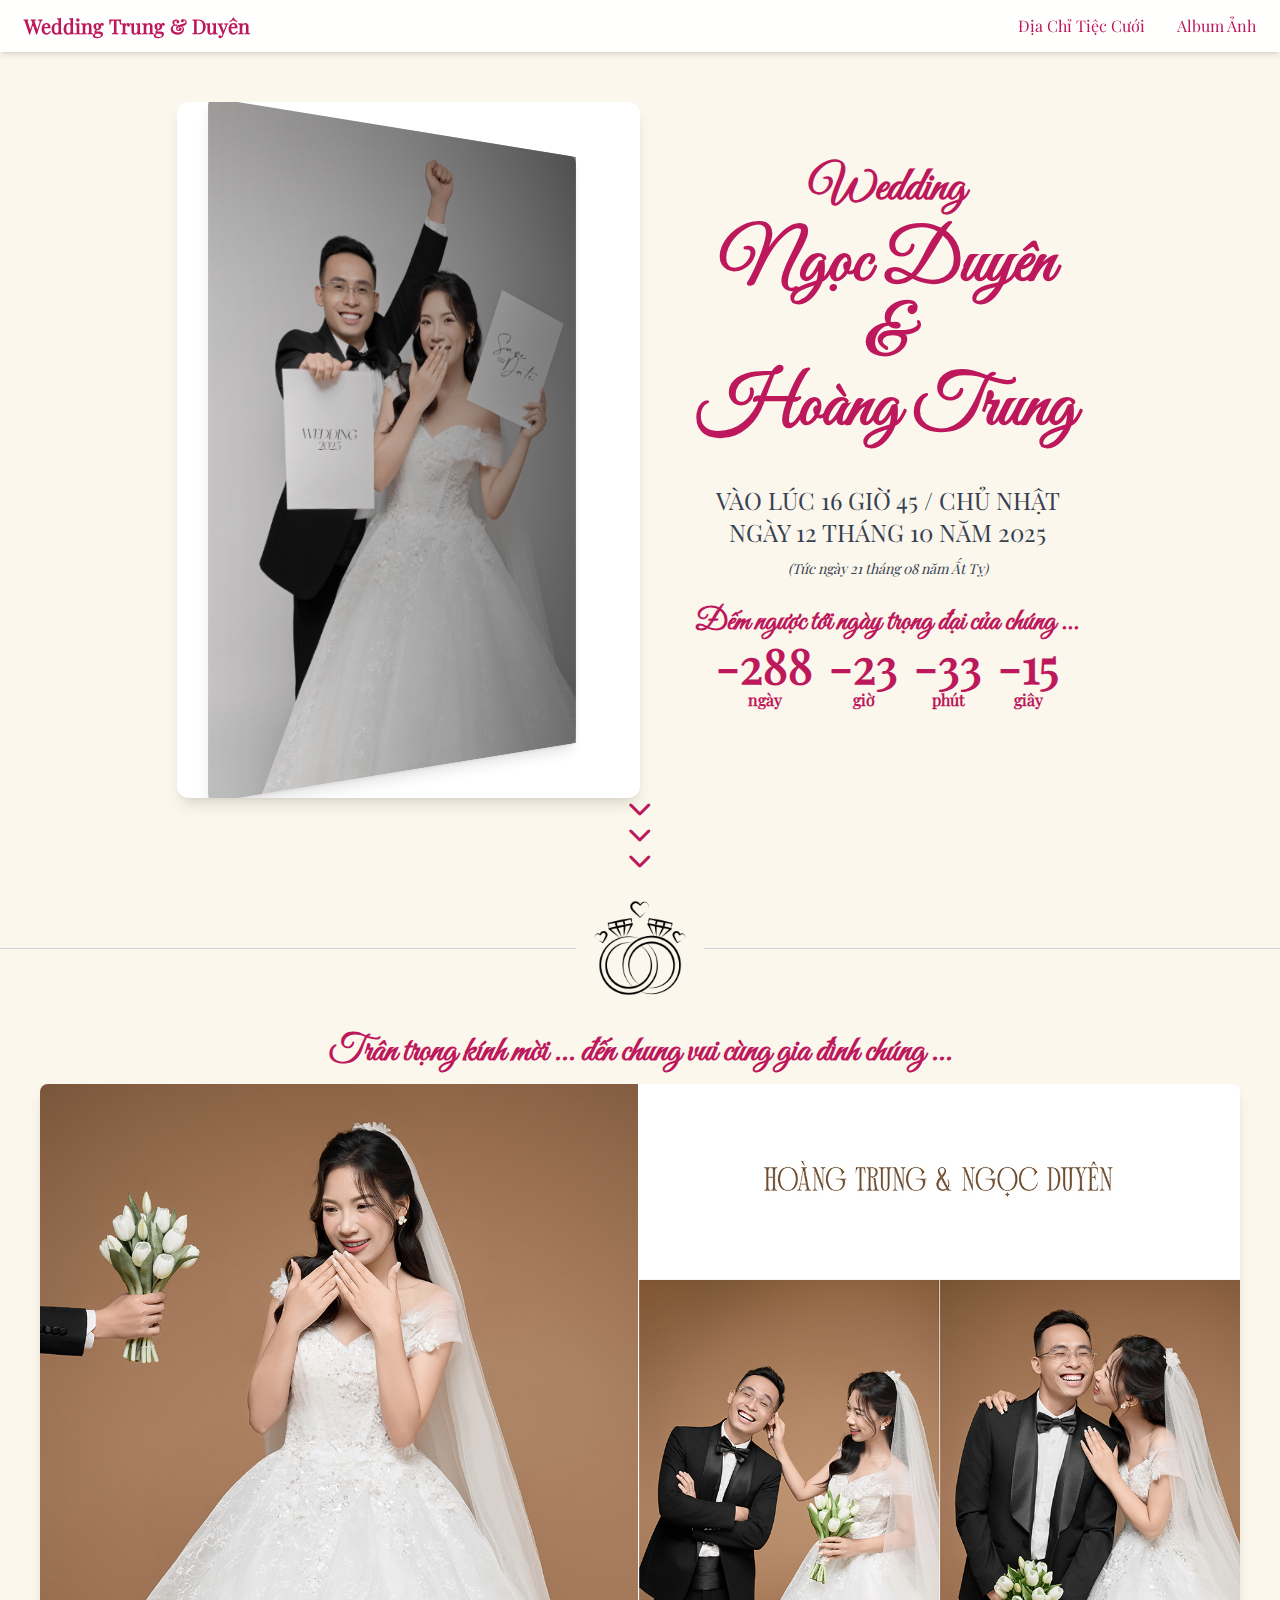
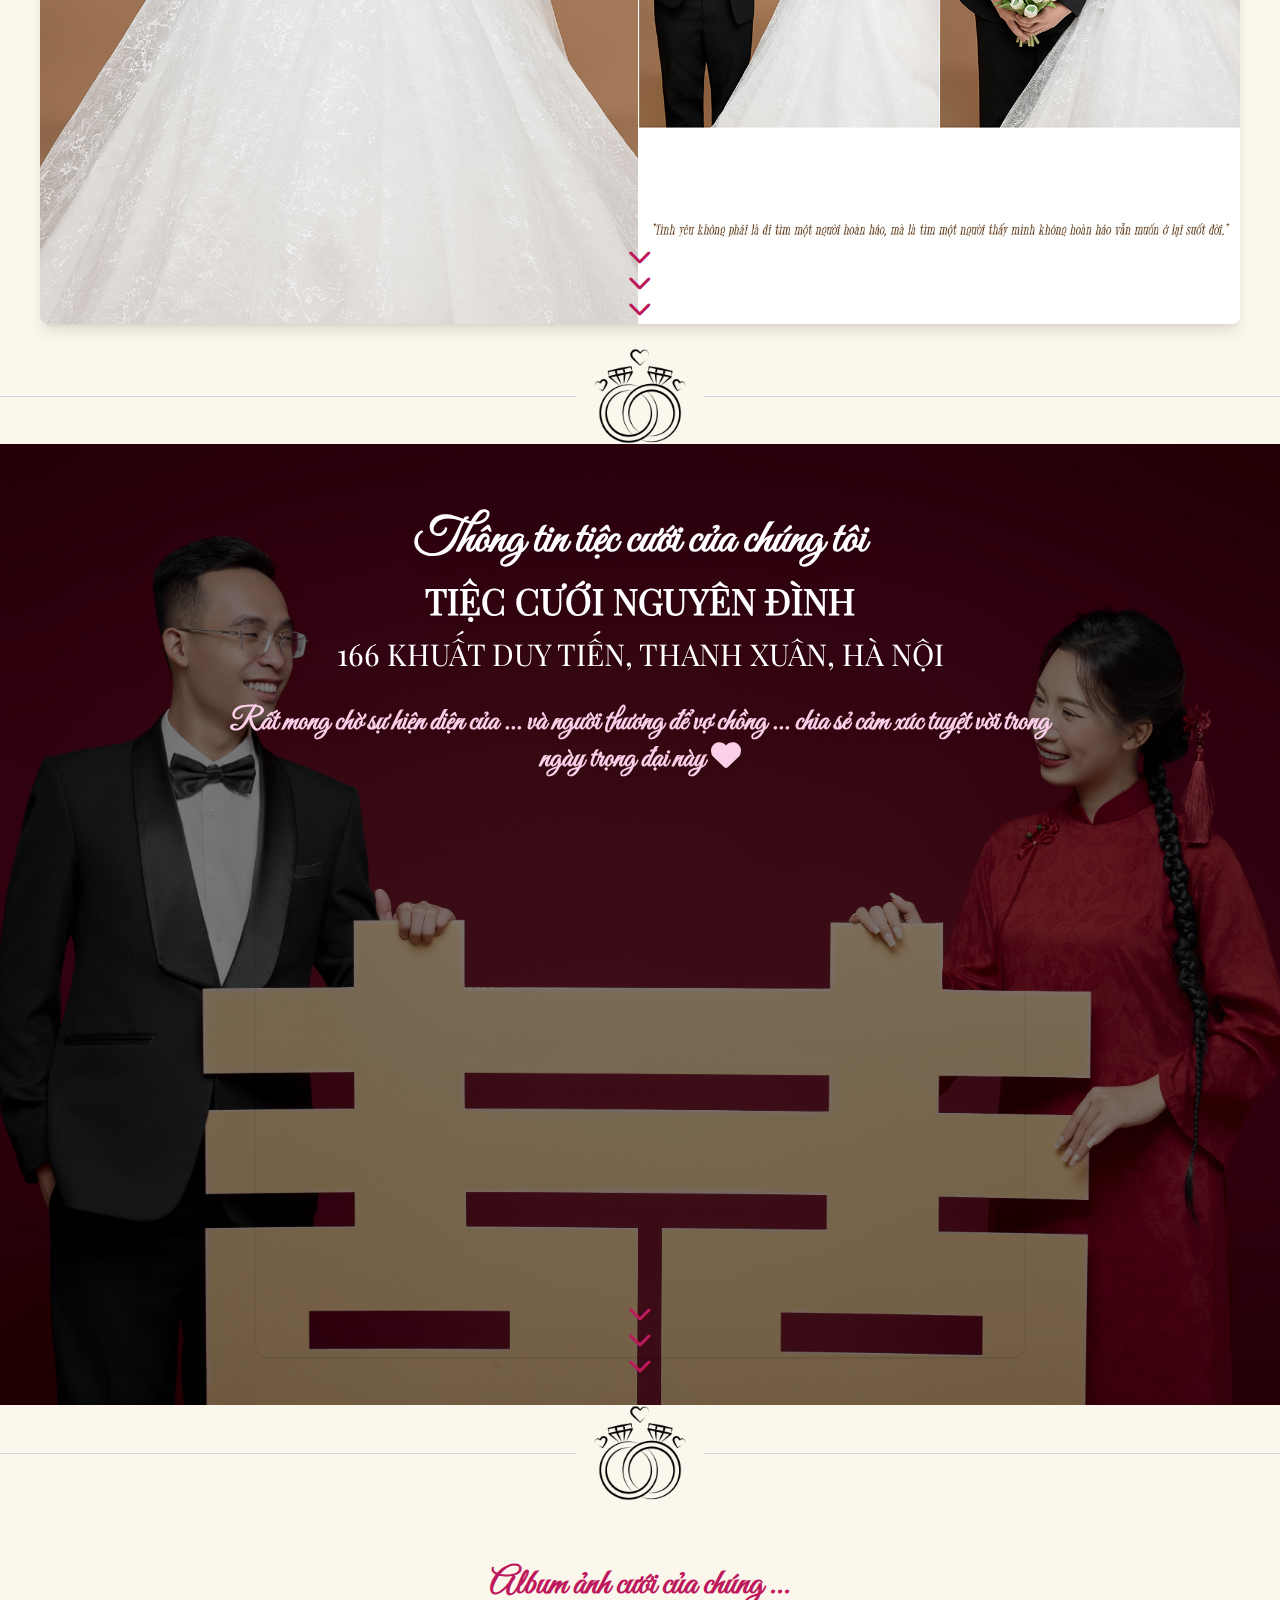
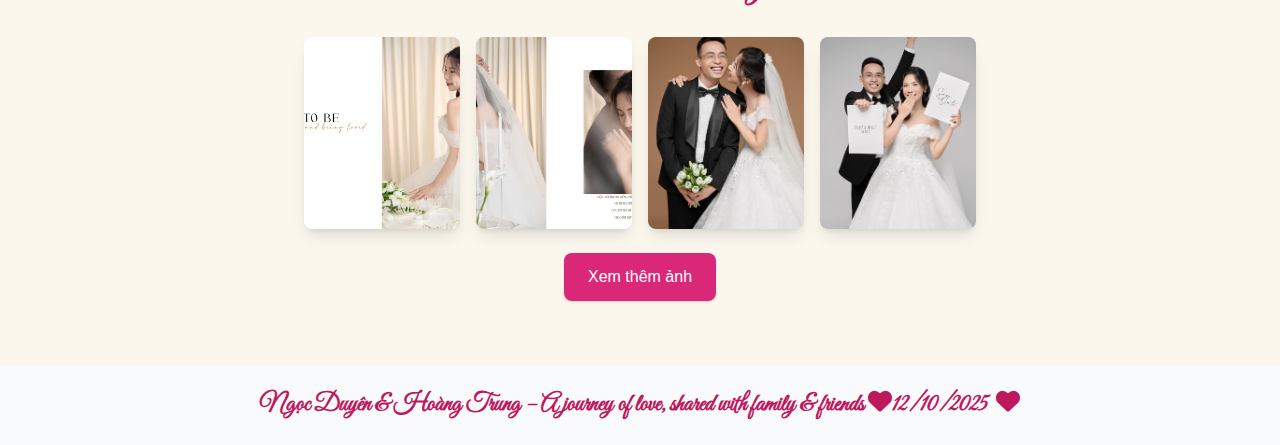
<file: index.html>
<!doctype html>
<html lang="en" data-critters-container>
<head>
  <meta charset="utf-8">
  <title>Trung &hearts; Duyên</title>
  <base href="https://ithoangtrung.github.io/wedding-trung-duyen/">
  <meta name="viewport" content="width=device-width, initial-scale=1">
  <link rel="icon" type="image/x-icon" href="favicon.ico">

  <link rel="stylesheet" href="https://cdnjs.cloudflare.com/ajax/libs/font-awesome/6.4.0/css/all.min.css">

<style>@charset "UTF-8";:root{--swiper-theme-color: #007aff}:root{--swiper-navigation-size: 44px}*,:before,:after{--tw-border-spacing-x: 0;--tw-border-spacing-y: 0;--tw-translate-x: 0;--tw-translate-y: 0;--tw-rotate: 0;--tw-skew-x: 0;--tw-skew-y: 0;--tw-scale-x: 1;--tw-scale-y: 1;--tw-pan-x: ;--tw-pan-y: ;--tw-pinch-zoom: ;--tw-scroll-snap-strictness: proximity;--tw-gradient-from-position: ;--tw-gradient-via-position: ;--tw-gradient-to-position: ;--tw-ordinal: ;--tw-slashed-zero: ;--tw-numeric-figure: ;--tw-numeric-spacing: ;--tw-numeric-fraction: ;--tw-ring-inset: ;--tw-ring-offset-width: 0px;--tw-ring-offset-color: #fff;--tw-ring-color: rgb(59 130 246 / .5);--tw-ring-offset-shadow: 0 0 #0000;--tw-ring-shadow: 0 0 #0000;--tw-shadow: 0 0 #0000;--tw-shadow-colored: 0 0 #0000;--tw-blur: ;--tw-brightness: ;--tw-contrast: ;--tw-grayscale: ;--tw-hue-rotate: ;--tw-invert: ;--tw-saturate: ;--tw-sepia: ;--tw-drop-shadow: ;--tw-backdrop-blur: ;--tw-backdrop-brightness: ;--tw-backdrop-contrast: ;--tw-backdrop-grayscale: ;--tw-backdrop-hue-rotate: ;--tw-backdrop-invert: ;--tw-backdrop-opacity: ;--tw-backdrop-saturate: ;--tw-backdrop-sepia: ;--tw-contain-size: ;--tw-contain-layout: ;--tw-contain-paint: ;--tw-contain-style: }*,:before,:after{box-sizing:border-box;border-width:0;border-style:solid;border-color:#e5e7eb}:before,:after{--tw-content: ""}html{line-height:1.5;-webkit-text-size-adjust:100%;-moz-tab-size:4;tab-size:4;font-family:ui-sans-serif,system-ui,sans-serif,"Apple Color Emoji","Segoe UI Emoji",Segoe UI Symbol,"Noto Color Emoji";font-feature-settings:normal;font-variation-settings:normal;-webkit-tap-highlight-color:transparent}body{margin:0;line-height:inherit}
</style><link rel="stylesheet" href="styles-K7S2VMHP.css" media="print" onload="this.media='all'"><noscript><link rel="stylesheet" href="styles-K7S2VMHP.css"></noscript></head>
<body>
  <app-root></app-root>
<script src="polyfills-FFHMD2TL.js" type="module"></script><script src="scripts-SDK7ESJY.js" defer></script><script src="main-UOAIC4TX.js" type="module"></script></body>
</html>
</file>
<file: styles-K7S2VMHP.css>
@charset "UTF-8";:root{--swiper-theme-color: #007aff}:host{position:relative;display:block;margin-left:auto;margin-right:auto;z-index:1}.swiper{margin-left:auto;margin-right:auto;position:relative;overflow:hidden;list-style:none;padding:0;z-index:1;display:block}.swiper-vertical>.swiper-wrapper{flex-direction:column}.swiper-wrapper{position:relative;width:100%;height:100%;z-index:1;display:flex;transition-property:transform;transition-timing-function:var(--swiper-wrapper-transition-timing-function, initial);box-sizing:content-box}.swiper-android .swiper-slide,.swiper-ios .swiper-slide,.swiper-wrapper{transform:translateZ(0)}.swiper-horizontal{touch-action:pan-y}.swiper-vertical{touch-action:pan-x}.swiper-slide{flex-shrink:0;width:100%;height:100%;position:relative;transition-property:transform;display:block}.swiper-slide-invisible-blank{visibility:hidden}.swiper-autoheight,.swiper-autoheight .swiper-slide{height:auto}.swiper-autoheight .swiper-wrapper{align-items:flex-start;transition-property:transform,height}.swiper-backface-hidden .swiper-slide{transform:translateZ(0);backface-visibility:hidden}.swiper-3d.swiper-css-mode .swiper-wrapper{perspective:1200px}.swiper-3d .swiper-wrapper{transform-style:preserve-3d}.swiper-3d{perspective:1200px}.swiper-3d :is(.swiper-slide,.swiper-cube-shadow){transform-style:preserve-3d}.swiper-css-mode>.swiper-wrapper{overflow:auto;scrollbar-width:none;-ms-overflow-style:none}.swiper-css-mode>.swiper-wrapper::-webkit-scrollbar{display:none}.swiper-css-mode>.swiper-wrapper>.swiper-slide{scroll-snap-align:start start}.swiper-css-mode.swiper-horizontal>.swiper-wrapper{scroll-snap-type:x mandatory}.swiper-css-mode.swiper-vertical>.swiper-wrapper{scroll-snap-type:y mandatory}.swiper-css-mode.swiper-free-mode>.swiper-wrapper{scroll-snap-type:none}.swiper-css-mode.swiper-free-mode>.swiper-wrapper>.swiper-slide{scroll-snap-align:none}.swiper-css-mode.swiper-centered>.swiper-wrapper:before{content:"";flex-shrink:0;order:9999}.swiper-css-mode.swiper-centered>.swiper-wrapper>.swiper-slide{scroll-snap-align:center center;scroll-snap-stop:always}.swiper-css-mode.swiper-centered.swiper-horizontal>.swiper-wrapper>.swiper-slide:first-child{margin-inline-start:var(--swiper-centered-offset-before)}.swiper-css-mode.swiper-centered.swiper-horizontal>.swiper-wrapper:before{height:100%;min-height:1px;width:var(--swiper-centered-offset-after)}.swiper-css-mode.swiper-centered.swiper-vertical>.swiper-wrapper>.swiper-slide:first-child{margin-block-start:var(--swiper-centered-offset-before)}.swiper-css-mode.swiper-centered.swiper-vertical>.swiper-wrapper:before{width:100%;min-width:1px;height:var(--swiper-centered-offset-after)}.swiper-3d :is(.swiper-slide-shadow,.swiper-slide-shadow-left,.swiper-slide-shadow-right,.swiper-slide-shadow-top,.swiper-slide-shadow-bottom){position:absolute;left:0;top:0;width:100%;height:100%;pointer-events:none;z-index:10}.swiper-3d .swiper-slide-shadow{background:#00000026}.swiper-3d .swiper-slide-shadow-left{background-image:linear-gradient(to left,#00000080,#0000)}.swiper-3d .swiper-slide-shadow-right{background-image:linear-gradient(to right,#00000080,#0000)}.swiper-3d .swiper-slide-shadow-top{background-image:linear-gradient(to top,#00000080,#0000)}.swiper-3d .swiper-slide-shadow-bottom{background-image:linear-gradient(to bottom,#00000080,#0000)}.swiper-lazy-preloader{width:42px;height:42px;position:absolute;left:50%;top:50%;margin-left:-21px;margin-top:-21px;z-index:10;transform-origin:50%;box-sizing:border-box;border:4px solid var(--swiper-preloader-color, var(--swiper-theme-color));border-radius:50%;border-top-color:transparent}:is(.swiper:not(.swiper-watch-progress),.swiper-watch-progress .swiper-slide-visible) .swiper-lazy-preloader{animation:swiper-preloader-spin 1s infinite linear}.swiper-lazy-preloader-white{--swiper-preloader-color: #fff}.swiper-lazy-preloader-black{--swiper-preloader-color: #000}@keyframes swiper-preloader-spin{0%{transform:rotate(0)}to{transform:rotate(360deg)}}.swiper-virtual .swiper-slide{-webkit-backface-visibility:hidden;transform:translateZ(0)}.swiper-virtual.swiper-css-mode .swiper-wrapper:after{content:"";position:absolute;left:0;top:0;pointer-events:none}.swiper-virtual.swiper-css-mode.swiper-horizontal .swiper-wrapper:after{height:1px;width:var(--swiper-virtual-size)}.swiper-virtual.swiper-css-mode.swiper-vertical .swiper-wrapper:after{width:1px;height:var(--swiper-virtual-size)}:root{--swiper-navigation-size: 44px}.swiper-button-prev,.swiper-button-next{position:absolute;width:var(--swiper-navigation-size);height:var(--swiper-navigation-size);z-index:10;cursor:pointer;display:flex;align-items:center;justify-content:center;color:var(--swiper-navigation-color, var(--swiper-theme-color))}:is(.swiper-button-prev,.swiper-button-next).swiper-button-disabled{opacity:.35;cursor:auto;pointer-events:none}:is(.swiper-button-prev,.swiper-button-next).swiper-button-hidden{opacity:0;cursor:auto;pointer-events:none}.swiper-navigation-disabled :is(.swiper-button-prev,.swiper-button-next){display:none!important}:is(.swiper-button-prev,.swiper-button-next) svg{width:100%;height:100%;object-fit:contain;transform-origin:center;fill:currentColor;pointer-events:none}.swiper-button-lock{display:none}.swiper-horizontal .swiper-button-prev,.swiper-horizontal .swiper-button-next,.swiper-horizontal~.swiper-button-prev,.swiper-horizontal~.swiper-button-next{top:var(--swiper-navigation-top-offset, 50%);margin-top:calc(0px - (var(--swiper-navigation-size) / 2))}.swiper-horizontal .swiper-button-prev,.swiper-horizontal~.swiper-button-prev,.swiper-horizontal.swiper-rtl .swiper-button-next,.swiper-horizontal.swiper-rtl~.swiper-button-next{left:var(--swiper-navigation-sides-offset, 4px);right:auto}.swiper-horizontal .swiper-button-next,.swiper-horizontal~.swiper-button-next,.swiper-horizontal.swiper-rtl .swiper-button-prev,.swiper-horizontal.swiper-rtl~.swiper-button-prev{right:var(--swiper-navigation-sides-offset, 4px);left:auto}:is(.swiper-horizontal .swiper-button-prev,.swiper-horizontal~.swiper-button-prev,.swiper-horizontal.swiper-rtl .swiper-button-next,.swiper-horizontal.swiper-rtl~.swiper-button-next) .swiper-navigation-icon{transform:rotate(180deg)}.swiper-horizontal:is(.swiper-rtl .swiper-button-prev,.swiper-rtl~.swiper-button-prev) .swiper-navigation-icon{transform:rotate(0)}.swiper-vertical .swiper-button-prev,.swiper-vertical .swiper-button-next,.swiper-vertical~.swiper-button-prev,.swiper-vertical~.swiper-button-next{left:var(--swiper-navigation-top-offset, 50%);margin-left:calc(0px - (var(--swiper-navigation-size) / 2))}.swiper-vertical .swiper-button-prev,.swiper-vertical~.swiper-button-prev{top:var(--swiper-navigation-sides-offset, 4px);bottom:auto;transform:rotate(-90deg)}.swiper-vertical .swiper-button-next,.swiper-vertical~.swiper-button-next{bottom:var(--swiper-navigation-sides-offset, 4px);top:auto;transform:rotate(90deg)}.swiper-pagination{position:absolute;text-align:center;transition:.3s opacity;transform:translateZ(0);z-index:10}.swiper-pagination.swiper-pagination-hidden{opacity:0}.swiper-pagination-disabled>.swiper-pagination,.swiper-pagination.swiper-pagination-disabled{display:none!important}.swiper-pagination-fraction,.swiper-pagination-custom,.swiper-horizontal>.swiper-pagination-bullets,.swiper-pagination-bullets.swiper-pagination-horizontal{bottom:var(--swiper-pagination-bottom, 8px);top:var(--swiper-pagination-top, auto);left:0;width:100%}.swiper-pagination-bullets-dynamic{overflow:hidden;font-size:0}.swiper-pagination-bullets-dynamic .swiper-pagination-bullet{transform:scale(.33);position:relative}.swiper-pagination-bullets-dynamic :is(.swiper-pagination-bullet-active,.swiper-pagination-bullet-active-main){transform:scale(1)}.swiper-pagination-bullets-dynamic .swiper-pagination-bullet-active-prev{transform:scale(.66)}.swiper-pagination-bullets-dynamic .swiper-pagination-bullet-active-prev-prev{transform:scale(.33)}.swiper-pagination-bullets-dynamic .swiper-pagination-bullet-active-next{transform:scale(.66)}.swiper-pagination-bullets-dynamic .swiper-pagination-bullet-active-next-next{transform:scale(.33)}.swiper-pagination-bullet{width:var(--swiper-pagination-bullet-width, var(--swiper-pagination-bullet-size, 8px));height:var(--swiper-pagination-bullet-height, var(--swiper-pagination-bullet-size, 8px));display:inline-block;border-radius:var(--swiper-pagination-bullet-border-radius, 50%);background:var(--swiper-pagination-bullet-inactive-color, #000);opacity:var(--swiper-pagination-bullet-inactive-opacity, .2)}button.swiper-pagination-bullet{border:none;margin:0;padding:0;box-shadow:none;appearance:none}.swiper-pagination-clickable .swiper-pagination-bullet{cursor:pointer}.swiper-pagination-bullet:only-child{display:none!important}.swiper-pagination-bullet-active{opacity:var(--swiper-pagination-bullet-opacity, 1);background:var(--swiper-pagination-color, var(--swiper-theme-color))}.swiper-vertical>.swiper-pagination-bullets,.swiper-pagination-vertical.swiper-pagination-bullets{right:var(--swiper-pagination-right, 8px);left:var(--swiper-pagination-left, auto);top:50%;transform:translate3d(0,-50%,0)}:is(.swiper-vertical>.swiper-pagination-bullets,.swiper-pagination-vertical.swiper-pagination-bullets) .swiper-pagination-bullet{margin:var(--swiper-pagination-bullet-vertical-gap, 6px) 0;display:block}:is(.swiper-vertical>.swiper-pagination-bullets,.swiper-pagination-vertical.swiper-pagination-bullets).swiper-pagination-bullets-dynamic{top:50%;transform:translateY(-50%);width:8px}:is(.swiper-vertical>.swiper-pagination-bullets,.swiper-pagination-vertical.swiper-pagination-bullets).swiper-pagination-bullets-dynamic .swiper-pagination-bullet{display:inline-block;transition:.2s transform,.2s top}:is(.swiper-horizontal>.swiper-pagination-bullets,.swiper-pagination-horizontal.swiper-pagination-bullets) .swiper-pagination-bullet{margin:0 var(--swiper-pagination-bullet-horizontal-gap, 4px)}:is(.swiper-horizontal>.swiper-pagination-bullets,.swiper-pagination-horizontal.swiper-pagination-bullets).swiper-pagination-bullets-dynamic{left:50%;transform:translate(-50%);white-space:nowrap}:is(.swiper-horizontal>.swiper-pagination-bullets,.swiper-pagination-horizontal.swiper-pagination-bullets).swiper-pagination-bullets-dynamic .swiper-pagination-bullet{transition:.2s transform,.2s left}.swiper-horizontal.swiper-rtl>.swiper-pagination-bullets-dynamic .swiper-pagination-bullet{transition:.2s transform,.2s right}.swiper-pagination-fraction{color:var(--swiper-pagination-fraction-color, inherit)}.swiper-pagination-progressbar{background:var(--swiper-pagination-progressbar-bg-color, rgba(0, 0, 0, .25));position:absolute}.swiper-pagination-progressbar .swiper-pagination-progressbar-fill{background:var(--swiper-pagination-color, var(--swiper-theme-color));position:absolute;left:0;top:0;width:100%;height:100%;transform:scale(0);transform-origin:left top}.swiper-rtl .swiper-pagination-progressbar .swiper-pagination-progressbar-fill{transform-origin:right top}.swiper-horizontal>.swiper-pagination-progressbar,.swiper-pagination-progressbar.swiper-pagination-horizontal,.swiper-vertical>.swiper-pagination-progressbar.swiper-pagination-progressbar-opposite,.swiper-pagination-progressbar.swiper-pagination-vertical.swiper-pagination-progressbar-opposite{width:100%;height:var(--swiper-pagination-progressbar-size, 4px);left:0;top:0}.swiper-vertical>.swiper-pagination-progressbar,.swiper-pagination-progressbar.swiper-pagination-vertical,.swiper-horizontal>.swiper-pagination-progressbar.swiper-pagination-progressbar-opposite,.swiper-pagination-progressbar.swiper-pagination-horizontal.swiper-pagination-progressbar-opposite{width:var(--swiper-pagination-progressbar-size, 4px);height:100%;left:0;top:0}.swiper-pagination-lock{display:none}.swiper-scrollbar{border-radius:var(--swiper-scrollbar-border-radius, 10px);position:relative;touch-action:none;background:var(--swiper-scrollbar-bg-color, rgba(0, 0, 0, .1))}.swiper-scrollbar-disabled>.swiper-scrollbar,.swiper-scrollbar.swiper-scrollbar-disabled{display:none!important}.swiper-horizontal>.swiper-scrollbar,.swiper-scrollbar.swiper-scrollbar-horizontal{position:absolute;left:var(--swiper-scrollbar-sides-offset, 1%);bottom:var(--swiper-scrollbar-bottom, 4px);top:var(--swiper-scrollbar-top, auto);z-index:50;height:var(--swiper-scrollbar-size, 4px);width:calc(100% - 2 * var(--swiper-scrollbar-sides-offset, 1%))}.swiper-vertical>.swiper-scrollbar,.swiper-scrollbar.swiper-scrollbar-vertical{position:absolute;left:var(--swiper-scrollbar-left, auto);right:var(--swiper-scrollbar-right, 4px);top:var(--swiper-scrollbar-sides-offset, 1%);z-index:50;width:var(--swiper-scrollbar-size, 4px);height:calc(100% - 2 * var(--swiper-scrollbar-sides-offset, 1%))}.swiper-scrollbar-drag{height:100%;width:100%;position:relative;background:var(--swiper-scrollbar-drag-bg-color, rgba(0, 0, 0, .5));border-radius:var(--swiper-scrollbar-border-radius, 10px);left:0;top:0}.swiper-scrollbar-cursor-drag{cursor:move}.swiper-scrollbar-lock{display:none}.swiper-zoom-container{width:100%;height:100%;display:flex;justify-content:center;align-items:center;text-align:center}.swiper-zoom-container>:is(img,svg,canvas){max-width:100%;max-height:100%;object-fit:contain}.swiper-slide-zoomed{cursor:move;touch-action:none}.swiper .swiper-notification{position:absolute;left:0;top:0;pointer-events:none;opacity:0;z-index:-1000}.swiper-free-mode>.swiper-wrapper{transition-timing-function:ease-out;margin:0 auto}.swiper-grid>.swiper-wrapper{flex-wrap:wrap}.swiper-grid-column>.swiper-wrapper{flex-wrap:wrap;flex-direction:column}.swiper-fade.swiper-free-mode .swiper-slide{transition-timing-function:ease-out}.swiper-fade .swiper-slide{pointer-events:none;transition-property:opacity}.swiper-fade .swiper-slide .swiper-slide{pointer-events:none}.swiper-fade .swiper-slide-active,.swiper-fade .swiper-slide-active .swiper-slide-active{pointer-events:auto}.swiper.swiper-cube{overflow:visible}.swiper-cube .swiper-slide{pointer-events:none;backface-visibility:hidden;z-index:1;visibility:hidden;transform-origin:0 0;width:100%;height:100%}.swiper-cube .swiper-slide .swiper-slide{pointer-events:none}.swiper-cube.swiper-rtl .swiper-slide{transform-origin:100% 0}.swiper-cube .swiper-slide-active,.swiper-cube .swiper-slide-active .swiper-slide-active{pointer-events:auto}.swiper-cube :is(.swiper-slide-active,.swiper-slide-next,.swiper-slide-prev){pointer-events:auto;visibility:visible}.swiper-cube .swiper-cube-shadow{position:absolute;left:0;bottom:0;width:100%;height:100%;opacity:.6;z-index:0}.swiper-cube .swiper-cube-shadow:before{content:"";background:#000;position:absolute;inset:0;filter:blur(50px)}.swiper-cube .swiper-slide-next+.swiper-slide{pointer-events:auto;visibility:visible}.swiper-cube :is(.swiper-slide-shadow-cube.swiper-slide-shadow-top,.swiper-slide-shadow-cube.swiper-slide-shadow-bottom,.swiper-slide-shadow-cube.swiper-slide-shadow-left,.swiper-slide-shadow-cube.swiper-slide-shadow-right){z-index:0;backface-visibility:hidden}.swiper.swiper-flip{overflow:visible}.swiper-flip .swiper-slide{pointer-events:none;backface-visibility:hidden;z-index:1}.swiper-flip .swiper-slide .swiper-slide{pointer-events:none}.swiper-flip .swiper-slide-active,.swiper-flip .swiper-slide-active .swiper-slide-active{pointer-events:auto}.swiper-flip :is(.swiper-slide-shadow-flip.swiper-slide-shadow-top,.swiper-slide-shadow-flip.swiper-slide-shadow-bottom,.swiper-slide-shadow-flip.swiper-slide-shadow-left,.swiper-slide-shadow-flip.swiper-slide-shadow-right){z-index:0;backface-visibility:hidden}.swiper-creative .swiper-slide{backface-visibility:hidden;overflow:hidden;transition-property:transform,opacity,height}.swiper.swiper-cards{overflow:visible}.swiper-cards .swiper-slide{transform-origin:center bottom;backface-visibility:hidden;overflow:hidden}[data-aos][data-aos][data-aos-duration="50"],body[data-aos-duration="50"] [data-aos]{transition-duration:50ms}[data-aos][data-aos][data-aos-delay="50"],body[data-aos-delay="50"] [data-aos]{transition-delay:0}[data-aos][data-aos][data-aos-delay="50"].aos-animate,body[data-aos-delay="50"] [data-aos].aos-animate{transition-delay:50ms}[data-aos][data-aos][data-aos-duration="100"],body[data-aos-duration="100"] [data-aos]{transition-duration:.1s}[data-aos][data-aos][data-aos-delay="100"],body[data-aos-delay="100"] [data-aos]{transition-delay:0}[data-aos][data-aos][data-aos-delay="100"].aos-animate,body[data-aos-delay="100"] [data-aos].aos-animate{transition-delay:.1s}[data-aos][data-aos][data-aos-duration="150"],body[data-aos-duration="150"] [data-aos]{transition-duration:.15s}[data-aos][data-aos][data-aos-delay="150"],body[data-aos-delay="150"] [data-aos]{transition-delay:0}[data-aos][data-aos][data-aos-delay="150"].aos-animate,body[data-aos-delay="150"] [data-aos].aos-animate{transition-delay:.15s}[data-aos][data-aos][data-aos-duration="200"],body[data-aos-duration="200"] [data-aos]{transition-duration:.2s}[data-aos][data-aos][data-aos-delay="200"],body[data-aos-delay="200"] [data-aos]{transition-delay:0}[data-aos][data-aos][data-aos-delay="200"].aos-animate,body[data-aos-delay="200"] [data-aos].aos-animate{transition-delay:.2s}[data-aos][data-aos][data-aos-duration="250"],body[data-aos-duration="250"] [data-aos]{transition-duration:.25s}[data-aos][data-aos][data-aos-delay="250"],body[data-aos-delay="250"] [data-aos]{transition-delay:0}[data-aos][data-aos][data-aos-delay="250"].aos-animate,body[data-aos-delay="250"] [data-aos].aos-animate{transition-delay:.25s}[data-aos][data-aos][data-aos-duration="300"],body[data-aos-duration="300"] [data-aos]{transition-duration:.3s}[data-aos][data-aos][data-aos-delay="300"],body[data-aos-delay="300"] [data-aos]{transition-delay:0}[data-aos][data-aos][data-aos-delay="300"].aos-animate,body[data-aos-delay="300"] [data-aos].aos-animate{transition-delay:.3s}[data-aos][data-aos][data-aos-duration="350"],body[data-aos-duration="350"] [data-aos]{transition-duration:.35s}[data-aos][data-aos][data-aos-delay="350"],body[data-aos-delay="350"] [data-aos]{transition-delay:0}[data-aos][data-aos][data-aos-delay="350"].aos-animate,body[data-aos-delay="350"] [data-aos].aos-animate{transition-delay:.35s}[data-aos][data-aos][data-aos-duration="400"],body[data-aos-duration="400"] [data-aos]{transition-duration:.4s}[data-aos][data-aos][data-aos-delay="400"],body[data-aos-delay="400"] [data-aos]{transition-delay:0}[data-aos][data-aos][data-aos-delay="400"].aos-animate,body[data-aos-delay="400"] [data-aos].aos-animate{transition-delay:.4s}[data-aos][data-aos][data-aos-duration="450"],body[data-aos-duration="450"] [data-aos]{transition-duration:.45s}[data-aos][data-aos][data-aos-delay="450"],body[data-aos-delay="450"] [data-aos]{transition-delay:0}[data-aos][data-aos][data-aos-delay="450"].aos-animate,body[data-aos-delay="450"] [data-aos].aos-animate{transition-delay:.45s}[data-aos][data-aos][data-aos-duration="500"],body[data-aos-duration="500"] [data-aos]{transition-duration:.5s}[data-aos][data-aos][data-aos-delay="500"],body[data-aos-delay="500"] [data-aos]{transition-delay:0}[data-aos][data-aos][data-aos-delay="500"].aos-animate,body[data-aos-delay="500"] [data-aos].aos-animate{transition-delay:.5s}[data-aos][data-aos][data-aos-duration="550"],body[data-aos-duration="550"] [data-aos]{transition-duration:.55s}[data-aos][data-aos][data-aos-delay="550"],body[data-aos-delay="550"] [data-aos]{transition-delay:0}[data-aos][data-aos][data-aos-delay="550"].aos-animate,body[data-aos-delay="550"] [data-aos].aos-animate{transition-delay:.55s}[data-aos][data-aos][data-aos-duration="600"],body[data-aos-duration="600"] [data-aos]{transition-duration:.6s}[data-aos][data-aos][data-aos-delay="600"],body[data-aos-delay="600"] [data-aos]{transition-delay:0}[data-aos][data-aos][data-aos-delay="600"].aos-animate,body[data-aos-delay="600"] [data-aos].aos-animate{transition-delay:.6s}[data-aos][data-aos][data-aos-duration="650"],body[data-aos-duration="650"] [data-aos]{transition-duration:.65s}[data-aos][data-aos][data-aos-delay="650"],body[data-aos-delay="650"] [data-aos]{transition-delay:0}[data-aos][data-aos][data-aos-delay="650"].aos-animate,body[data-aos-delay="650"] [data-aos].aos-animate{transition-delay:.65s}[data-aos][data-aos][data-aos-duration="700"],body[data-aos-duration="700"] [data-aos]{transition-duration:.7s}[data-aos][data-aos][data-aos-delay="700"],body[data-aos-delay="700"] [data-aos]{transition-delay:0}[data-aos][data-aos][data-aos-delay="700"].aos-animate,body[data-aos-delay="700"] [data-aos].aos-animate{transition-delay:.7s}[data-aos][data-aos][data-aos-duration="750"],body[data-aos-duration="750"] [data-aos]{transition-duration:.75s}[data-aos][data-aos][data-aos-delay="750"],body[data-aos-delay="750"] [data-aos]{transition-delay:0}[data-aos][data-aos][data-aos-delay="750"].aos-animate,body[data-aos-delay="750"] [data-aos].aos-animate{transition-delay:.75s}[data-aos][data-aos][data-aos-duration="800"],body[data-aos-duration="800"] [data-aos]{transition-duration:.8s}[data-aos][data-aos][data-aos-delay="800"],body[data-aos-delay="800"] [data-aos]{transition-delay:0}[data-aos][data-aos][data-aos-delay="800"].aos-animate,body[data-aos-delay="800"] [data-aos].aos-animate{transition-delay:.8s}[data-aos][data-aos][data-aos-duration="850"],body[data-aos-duration="850"] [data-aos]{transition-duration:.85s}[data-aos][data-aos][data-aos-delay="850"],body[data-aos-delay="850"] [data-aos]{transition-delay:0}[data-aos][data-aos][data-aos-delay="850"].aos-animate,body[data-aos-delay="850"] [data-aos].aos-animate{transition-delay:.85s}[data-aos][data-aos][data-aos-duration="900"],body[data-aos-duration="900"] [data-aos]{transition-duration:.9s}[data-aos][data-aos][data-aos-delay="900"],body[data-aos-delay="900"] [data-aos]{transition-delay:0}[data-aos][data-aos][data-aos-delay="900"].aos-animate,body[data-aos-delay="900"] [data-aos].aos-animate{transition-delay:.9s}[data-aos][data-aos][data-aos-duration="950"],body[data-aos-duration="950"] [data-aos]{transition-duration:.95s}[data-aos][data-aos][data-aos-delay="950"],body[data-aos-delay="950"] [data-aos]{transition-delay:0}[data-aos][data-aos][data-aos-delay="950"].aos-animate,body[data-aos-delay="950"] [data-aos].aos-animate{transition-delay:.95s}[data-aos][data-aos][data-aos-duration="1000"],body[data-aos-duration="1000"] [data-aos]{transition-duration:1s}[data-aos][data-aos][data-aos-delay="1000"],body[data-aos-delay="1000"] [data-aos]{transition-delay:0}[data-aos][data-aos][data-aos-delay="1000"].aos-animate,body[data-aos-delay="1000"] [data-aos].aos-animate{transition-delay:1s}[data-aos][data-aos][data-aos-duration="1050"],body[data-aos-duration="1050"] [data-aos]{transition-duration:1.05s}[data-aos][data-aos][data-aos-delay="1050"],body[data-aos-delay="1050"] [data-aos]{transition-delay:0}[data-aos][data-aos][data-aos-delay="1050"].aos-animate,body[data-aos-delay="1050"] [data-aos].aos-animate{transition-delay:1.05s}[data-aos][data-aos][data-aos-duration="1100"],body[data-aos-duration="1100"] [data-aos]{transition-duration:1.1s}[data-aos][data-aos][data-aos-delay="1100"],body[data-aos-delay="1100"] [data-aos]{transition-delay:0}[data-aos][data-aos][data-aos-delay="1100"].aos-animate,body[data-aos-delay="1100"] [data-aos].aos-animate{transition-delay:1.1s}[data-aos][data-aos][data-aos-duration="1150"],body[data-aos-duration="1150"] [data-aos]{transition-duration:1.15s}[data-aos][data-aos][data-aos-delay="1150"],body[data-aos-delay="1150"] [data-aos]{transition-delay:0}[data-aos][data-aos][data-aos-delay="1150"].aos-animate,body[data-aos-delay="1150"] [data-aos].aos-animate{transition-delay:1.15s}[data-aos][data-aos][data-aos-duration="1200"],body[data-aos-duration="1200"] [data-aos]{transition-duration:1.2s}[data-aos][data-aos][data-aos-delay="1200"],body[data-aos-delay="1200"] [data-aos]{transition-delay:0}[data-aos][data-aos][data-aos-delay="1200"].aos-animate,body[data-aos-delay="1200"] [data-aos].aos-animate{transition-delay:1.2s}[data-aos][data-aos][data-aos-duration="1250"],body[data-aos-duration="1250"] [data-aos]{transition-duration:1.25s}[data-aos][data-aos][data-aos-delay="1250"],body[data-aos-delay="1250"] [data-aos]{transition-delay:0}[data-aos][data-aos][data-aos-delay="1250"].aos-animate,body[data-aos-delay="1250"] [data-aos].aos-animate{transition-delay:1.25s}[data-aos][data-aos][data-aos-duration="1300"],body[data-aos-duration="1300"] [data-aos]{transition-duration:1.3s}[data-aos][data-aos][data-aos-delay="1300"],body[data-aos-delay="1300"] [data-aos]{transition-delay:0}[data-aos][data-aos][data-aos-delay="1300"].aos-animate,body[data-aos-delay="1300"] [data-aos].aos-animate{transition-delay:1.3s}[data-aos][data-aos][data-aos-duration="1350"],body[data-aos-duration="1350"] [data-aos]{transition-duration:1.35s}[data-aos][data-aos][data-aos-delay="1350"],body[data-aos-delay="1350"] [data-aos]{transition-delay:0}[data-aos][data-aos][data-aos-delay="1350"].aos-animate,body[data-aos-delay="1350"] [data-aos].aos-animate{transition-delay:1.35s}[data-aos][data-aos][data-aos-duration="1400"],body[data-aos-duration="1400"] [data-aos]{transition-duration:1.4s}[data-aos][data-aos][data-aos-delay="1400"],body[data-aos-delay="1400"] [data-aos]{transition-delay:0}[data-aos][data-aos][data-aos-delay="1400"].aos-animate,body[data-aos-delay="1400"] [data-aos].aos-animate{transition-delay:1.4s}[data-aos][data-aos][data-aos-duration="1450"],body[data-aos-duration="1450"] [data-aos]{transition-duration:1.45s}[data-aos][data-aos][data-aos-delay="1450"],body[data-aos-delay="1450"] [data-aos]{transition-delay:0}[data-aos][data-aos][data-aos-delay="1450"].aos-animate,body[data-aos-delay="1450"] [data-aos].aos-animate{transition-delay:1.45s}[data-aos][data-aos][data-aos-duration="1500"],body[data-aos-duration="1500"] [data-aos]{transition-duration:1.5s}[data-aos][data-aos][data-aos-delay="1500"],body[data-aos-delay="1500"] [data-aos]{transition-delay:0}[data-aos][data-aos][data-aos-delay="1500"].aos-animate,body[data-aos-delay="1500"] [data-aos].aos-animate{transition-delay:1.5s}[data-aos][data-aos][data-aos-duration="1550"],body[data-aos-duration="1550"] [data-aos]{transition-duration:1.55s}[data-aos][data-aos][data-aos-delay="1550"],body[data-aos-delay="1550"] [data-aos]{transition-delay:0}[data-aos][data-aos][data-aos-delay="1550"].aos-animate,body[data-aos-delay="1550"] [data-aos].aos-animate{transition-delay:1.55s}[data-aos][data-aos][data-aos-duration="1600"],body[data-aos-duration="1600"] [data-aos]{transition-duration:1.6s}[data-aos][data-aos][data-aos-delay="1600"],body[data-aos-delay="1600"] [data-aos]{transition-delay:0}[data-aos][data-aos][data-aos-delay="1600"].aos-animate,body[data-aos-delay="1600"] [data-aos].aos-animate{transition-delay:1.6s}[data-aos][data-aos][data-aos-duration="1650"],body[data-aos-duration="1650"] [data-aos]{transition-duration:1.65s}[data-aos][data-aos][data-aos-delay="1650"],body[data-aos-delay="1650"] [data-aos]{transition-delay:0}[data-aos][data-aos][data-aos-delay="1650"].aos-animate,body[data-aos-delay="1650"] [data-aos].aos-animate{transition-delay:1.65s}[data-aos][data-aos][data-aos-duration="1700"],body[data-aos-duration="1700"] [data-aos]{transition-duration:1.7s}[data-aos][data-aos][data-aos-delay="1700"],body[data-aos-delay="1700"] [data-aos]{transition-delay:0}[data-aos][data-aos][data-aos-delay="1700"].aos-animate,body[data-aos-delay="1700"] [data-aos].aos-animate{transition-delay:1.7s}[data-aos][data-aos][data-aos-duration="1750"],body[data-aos-duration="1750"] [data-aos]{transition-duration:1.75s}[data-aos][data-aos][data-aos-delay="1750"],body[data-aos-delay="1750"] [data-aos]{transition-delay:0}[data-aos][data-aos][data-aos-delay="1750"].aos-animate,body[data-aos-delay="1750"] [data-aos].aos-animate{transition-delay:1.75s}[data-aos][data-aos][data-aos-duration="1800"],body[data-aos-duration="1800"] [data-aos]{transition-duration:1.8s}[data-aos][data-aos][data-aos-delay="1800"],body[data-aos-delay="1800"] [data-aos]{transition-delay:0}[data-aos][data-aos][data-aos-delay="1800"].aos-animate,body[data-aos-delay="1800"] [data-aos].aos-animate{transition-delay:1.8s}[data-aos][data-aos][data-aos-duration="1850"],body[data-aos-duration="1850"] [data-aos]{transition-duration:1.85s}[data-aos][data-aos][data-aos-delay="1850"],body[data-aos-delay="1850"] [data-aos]{transition-delay:0}[data-aos][data-aos][data-aos-delay="1850"].aos-animate,body[data-aos-delay="1850"] [data-aos].aos-animate{transition-delay:1.85s}[data-aos][data-aos][data-aos-duration="1900"],body[data-aos-duration="1900"] [data-aos]{transition-duration:1.9s}[data-aos][data-aos][data-aos-delay="1900"],body[data-aos-delay="1900"] [data-aos]{transition-delay:0}[data-aos][data-aos][data-aos-delay="1900"].aos-animate,body[data-aos-delay="1900"] [data-aos].aos-animate{transition-delay:1.9s}[data-aos][data-aos][data-aos-duration="1950"],body[data-aos-duration="1950"] [data-aos]{transition-duration:1.95s}[data-aos][data-aos][data-aos-delay="1950"],body[data-aos-delay="1950"] [data-aos]{transition-delay:0}[data-aos][data-aos][data-aos-delay="1950"].aos-animate,body[data-aos-delay="1950"] [data-aos].aos-animate{transition-delay:1.95s}[data-aos][data-aos][data-aos-duration="2000"],body[data-aos-duration="2000"] [data-aos]{transition-duration:2s}[data-aos][data-aos][data-aos-delay="2000"],body[data-aos-delay="2000"] [data-aos]{transition-delay:0}[data-aos][data-aos][data-aos-delay="2000"].aos-animate,body[data-aos-delay="2000"] [data-aos].aos-animate{transition-delay:2s}[data-aos][data-aos][data-aos-duration="2050"],body[data-aos-duration="2050"] [data-aos]{transition-duration:2.05s}[data-aos][data-aos][data-aos-delay="2050"],body[data-aos-delay="2050"] [data-aos]{transition-delay:0}[data-aos][data-aos][data-aos-delay="2050"].aos-animate,body[data-aos-delay="2050"] [data-aos].aos-animate{transition-delay:2.05s}[data-aos][data-aos][data-aos-duration="2100"],body[data-aos-duration="2100"] [data-aos]{transition-duration:2.1s}[data-aos][data-aos][data-aos-delay="2100"],body[data-aos-delay="2100"] [data-aos]{transition-delay:0}[data-aos][data-aos][data-aos-delay="2100"].aos-animate,body[data-aos-delay="2100"] [data-aos].aos-animate{transition-delay:2.1s}[data-aos][data-aos][data-aos-duration="2150"],body[data-aos-duration="2150"] [data-aos]{transition-duration:2.15s}[data-aos][data-aos][data-aos-delay="2150"],body[data-aos-delay="2150"] [data-aos]{transition-delay:0}[data-aos][data-aos][data-aos-delay="2150"].aos-animate,body[data-aos-delay="2150"] [data-aos].aos-animate{transition-delay:2.15s}[data-aos][data-aos][data-aos-duration="2200"],body[data-aos-duration="2200"] [data-aos]{transition-duration:2.2s}[data-aos][data-aos][data-aos-delay="2200"],body[data-aos-delay="2200"] [data-aos]{transition-delay:0}[data-aos][data-aos][data-aos-delay="2200"].aos-animate,body[data-aos-delay="2200"] [data-aos].aos-animate{transition-delay:2.2s}[data-aos][data-aos][data-aos-duration="2250"],body[data-aos-duration="2250"] [data-aos]{transition-duration:2.25s}[data-aos][data-aos][data-aos-delay="2250"],body[data-aos-delay="2250"] [data-aos]{transition-delay:0}[data-aos][data-aos][data-aos-delay="2250"].aos-animate,body[data-aos-delay="2250"] [data-aos].aos-animate{transition-delay:2.25s}[data-aos][data-aos][data-aos-duration="2300"],body[data-aos-duration="2300"] [data-aos]{transition-duration:2.3s}[data-aos][data-aos][data-aos-delay="2300"],body[data-aos-delay="2300"] [data-aos]{transition-delay:0}[data-aos][data-aos][data-aos-delay="2300"].aos-animate,body[data-aos-delay="2300"] [data-aos].aos-animate{transition-delay:2.3s}[data-aos][data-aos][data-aos-duration="2350"],body[data-aos-duration="2350"] [data-aos]{transition-duration:2.35s}[data-aos][data-aos][data-aos-delay="2350"],body[data-aos-delay="2350"] [data-aos]{transition-delay:0}[data-aos][data-aos][data-aos-delay="2350"].aos-animate,body[data-aos-delay="2350"] [data-aos].aos-animate{transition-delay:2.35s}[data-aos][data-aos][data-aos-duration="2400"],body[data-aos-duration="2400"] [data-aos]{transition-duration:2.4s}[data-aos][data-aos][data-aos-delay="2400"],body[data-aos-delay="2400"] [data-aos]{transition-delay:0}[data-aos][data-aos][data-aos-delay="2400"].aos-animate,body[data-aos-delay="2400"] [data-aos].aos-animate{transition-delay:2.4s}[data-aos][data-aos][data-aos-duration="2450"],body[data-aos-duration="2450"] [data-aos]{transition-duration:2.45s}[data-aos][data-aos][data-aos-delay="2450"],body[data-aos-delay="2450"] [data-aos]{transition-delay:0}[data-aos][data-aos][data-aos-delay="2450"].aos-animate,body[data-aos-delay="2450"] [data-aos].aos-animate{transition-delay:2.45s}[data-aos][data-aos][data-aos-duration="2500"],body[data-aos-duration="2500"] [data-aos]{transition-duration:2.5s}[data-aos][data-aos][data-aos-delay="2500"],body[data-aos-delay="2500"] [data-aos]{transition-delay:0}[data-aos][data-aos][data-aos-delay="2500"].aos-animate,body[data-aos-delay="2500"] [data-aos].aos-animate{transition-delay:2.5s}[data-aos][data-aos][data-aos-duration="2550"],body[data-aos-duration="2550"] [data-aos]{transition-duration:2.55s}[data-aos][data-aos][data-aos-delay="2550"],body[data-aos-delay="2550"] [data-aos]{transition-delay:0}[data-aos][data-aos][data-aos-delay="2550"].aos-animate,body[data-aos-delay="2550"] [data-aos].aos-animate{transition-delay:2.55s}[data-aos][data-aos][data-aos-duration="2600"],body[data-aos-duration="2600"] [data-aos]{transition-duration:2.6s}[data-aos][data-aos][data-aos-delay="2600"],body[data-aos-delay="2600"] [data-aos]{transition-delay:0}[data-aos][data-aos][data-aos-delay="2600"].aos-animate,body[data-aos-delay="2600"] [data-aos].aos-animate{transition-delay:2.6s}[data-aos][data-aos][data-aos-duration="2650"],body[data-aos-duration="2650"] [data-aos]{transition-duration:2.65s}[data-aos][data-aos][data-aos-delay="2650"],body[data-aos-delay="2650"] [data-aos]{transition-delay:0}[data-aos][data-aos][data-aos-delay="2650"].aos-animate,body[data-aos-delay="2650"] [data-aos].aos-animate{transition-delay:2.65s}[data-aos][data-aos][data-aos-duration="2700"],body[data-aos-duration="2700"] [data-aos]{transition-duration:2.7s}[data-aos][data-aos][data-aos-delay="2700"],body[data-aos-delay="2700"] [data-aos]{transition-delay:0}[data-aos][data-aos][data-aos-delay="2700"].aos-animate,body[data-aos-delay="2700"] [data-aos].aos-animate{transition-delay:2.7s}[data-aos][data-aos][data-aos-duration="2750"],body[data-aos-duration="2750"] [data-aos]{transition-duration:2.75s}[data-aos][data-aos][data-aos-delay="2750"],body[data-aos-delay="2750"] [data-aos]{transition-delay:0}[data-aos][data-aos][data-aos-delay="2750"].aos-animate,body[data-aos-delay="2750"] [data-aos].aos-animate{transition-delay:2.75s}[data-aos][data-aos][data-aos-duration="2800"],body[data-aos-duration="2800"] [data-aos]{transition-duration:2.8s}[data-aos][data-aos][data-aos-delay="2800"],body[data-aos-delay="2800"] [data-aos]{transition-delay:0}[data-aos][data-aos][data-aos-delay="2800"].aos-animate,body[data-aos-delay="2800"] [data-aos].aos-animate{transition-delay:2.8s}[data-aos][data-aos][data-aos-duration="2850"],body[data-aos-duration="2850"] [data-aos]{transition-duration:2.85s}[data-aos][data-aos][data-aos-delay="2850"],body[data-aos-delay="2850"] [data-aos]{transition-delay:0}[data-aos][data-aos][data-aos-delay="2850"].aos-animate,body[data-aos-delay="2850"] [data-aos].aos-animate{transition-delay:2.85s}[data-aos][data-aos][data-aos-duration="2900"],body[data-aos-duration="2900"] [data-aos]{transition-duration:2.9s}[data-aos][data-aos][data-aos-delay="2900"],body[data-aos-delay="2900"] [data-aos]{transition-delay:0}[data-aos][data-aos][data-aos-delay="2900"].aos-animate,body[data-aos-delay="2900"] [data-aos].aos-animate{transition-delay:2.9s}[data-aos][data-aos][data-aos-duration="2950"],body[data-aos-duration="2950"] [data-aos]{transition-duration:2.95s}[data-aos][data-aos][data-aos-delay="2950"],body[data-aos-delay="2950"] [data-aos]{transition-delay:0}[data-aos][data-aos][data-aos-delay="2950"].aos-animate,body[data-aos-delay="2950"] [data-aos].aos-animate{transition-delay:2.95s}[data-aos][data-aos][data-aos-duration="3000"],body[data-aos-duration="3000"] [data-aos]{transition-duration:3s}[data-aos][data-aos][data-aos-delay="3000"],body[data-aos-delay="3000"] [data-aos]{transition-delay:0}[data-aos][data-aos][data-aos-delay="3000"].aos-animate,body[data-aos-delay="3000"] [data-aos].aos-animate{transition-delay:3s}[data-aos][data-aos][data-aos-easing=linear],body[data-aos-easing=linear] [data-aos]{transition-timing-function:cubic-bezier(.25,.25,.75,.75)}[data-aos][data-aos][data-aos-easing=ease],body[data-aos-easing=ease] [data-aos]{transition-timing-function:ease}[data-aos][data-aos][data-aos-easing=ease-in],body[data-aos-easing=ease-in] [data-aos]{transition-timing-function:ease-in}[data-aos][data-aos][data-aos-easing=ease-out],body[data-aos-easing=ease-out] [data-aos]{transition-timing-function:ease-out}[data-aos][data-aos][data-aos-easing=ease-in-out],body[data-aos-easing=ease-in-out] [data-aos]{transition-timing-function:ease-in-out}[data-aos][data-aos][data-aos-easing=ease-in-back],body[data-aos-easing=ease-in-back] [data-aos]{transition-timing-function:cubic-bezier(.6,-.28,.735,.045)}[data-aos][data-aos][data-aos-easing=ease-out-back],body[data-aos-easing=ease-out-back] [data-aos]{transition-timing-function:cubic-bezier(.175,.885,.32,1.275)}[data-aos][data-aos][data-aos-easing=ease-in-out-back],body[data-aos-easing=ease-in-out-back] [data-aos]{transition-timing-function:cubic-bezier(.68,-.55,.265,1.55)}[data-aos][data-aos][data-aos-easing=ease-in-sine],body[data-aos-easing=ease-in-sine] [data-aos]{transition-timing-function:cubic-bezier(.47,0,.745,.715)}[data-aos][data-aos][data-aos-easing=ease-out-sine],body[data-aos-easing=ease-out-sine] [data-aos]{transition-timing-function:cubic-bezier(.39,.575,.565,1)}[data-aos][data-aos][data-aos-easing=ease-in-out-sine],body[data-aos-easing=ease-in-out-sine] [data-aos]{transition-timing-function:cubic-bezier(.445,.05,.55,.95)}[data-aos][data-aos][data-aos-easing=ease-in-quad],body[data-aos-easing=ease-in-quad] [data-aos]{transition-timing-function:cubic-bezier(.55,.085,.68,.53)}[data-aos][data-aos][data-aos-easing=ease-out-quad],body[data-aos-easing=ease-out-quad] [data-aos]{transition-timing-function:cubic-bezier(.25,.46,.45,.94)}[data-aos][data-aos][data-aos-easing=ease-in-out-quad],body[data-aos-easing=ease-in-out-quad] [data-aos]{transition-timing-function:cubic-bezier(.455,.03,.515,.955)}[data-aos][data-aos][data-aos-easing=ease-in-cubic],body[data-aos-easing=ease-in-cubic] [data-aos]{transition-timing-function:cubic-bezier(.55,.085,.68,.53)}[data-aos][data-aos][data-aos-easing=ease-out-cubic],body[data-aos-easing=ease-out-cubic] [data-aos]{transition-timing-function:cubic-bezier(.25,.46,.45,.94)}[data-aos][data-aos][data-aos-easing=ease-in-out-cubic],body[data-aos-easing=ease-in-out-cubic] [data-aos]{transition-timing-function:cubic-bezier(.455,.03,.515,.955)}[data-aos][data-aos][data-aos-easing=ease-in-quart],body[data-aos-easing=ease-in-quart] [data-aos]{transition-timing-function:cubic-bezier(.55,.085,.68,.53)}[data-aos][data-aos][data-aos-easing=ease-out-quart],body[data-aos-easing=ease-out-quart] [data-aos]{transition-timing-function:cubic-bezier(.25,.46,.45,.94)}[data-aos][data-aos][data-aos-easing=ease-in-out-quart],body[data-aos-easing=ease-in-out-quart] [data-aos]{transition-timing-function:cubic-bezier(.455,.03,.515,.955)}[data-aos^=fade][data-aos^=fade]{opacity:0;transition-property:opacity,transform}[data-aos^=fade][data-aos^=fade].aos-animate{opacity:1;transform:translateZ(0)}[data-aos=fade-up]{transform:translate3d(0,100px,0)}[data-aos=fade-down]{transform:translate3d(0,-100px,0)}[data-aos=fade-right]{transform:translate3d(-100px,0,0)}[data-aos=fade-left]{transform:translate3d(100px,0,0)}[data-aos=fade-up-right]{transform:translate3d(-100px,100px,0)}[data-aos=fade-up-left]{transform:translate3d(100px,100px,0)}[data-aos=fade-down-right]{transform:translate3d(-100px,-100px,0)}[data-aos=fade-down-left]{transform:translate3d(100px,-100px,0)}[data-aos^=zoom][data-aos^=zoom]{opacity:0;transition-property:opacity,transform}[data-aos^=zoom][data-aos^=zoom].aos-animate{opacity:1;transform:translateZ(0) scale(1)}[data-aos=zoom-in]{transform:scale(.6)}[data-aos=zoom-in-up]{transform:translate3d(0,100px,0) scale(.6)}[data-aos=zoom-in-down]{transform:translate3d(0,-100px,0) scale(.6)}[data-aos=zoom-in-right]{transform:translate3d(-100px,0,0) scale(.6)}[data-aos=zoom-in-left]{transform:translate3d(100px,0,0) scale(.6)}[data-aos=zoom-out]{transform:scale(1.2)}[data-aos=zoom-out-up]{transform:translate3d(0,100px,0) scale(1.2)}[data-aos=zoom-out-down]{transform:translate3d(0,-100px,0) scale(1.2)}[data-aos=zoom-out-right]{transform:translate3d(-100px,0,0) scale(1.2)}[data-aos=zoom-out-left]{transform:translate3d(100px,0,0) scale(1.2)}[data-aos^=slide][data-aos^=slide]{transition-property:transform}[data-aos^=slide][data-aos^=slide].aos-animate{transform:translateZ(0)}[data-aos=slide-up]{transform:translate3d(0,100%,0)}[data-aos=slide-down]{transform:translate3d(0,-100%,0)}[data-aos=slide-right]{transform:translate3d(-100%,0,0)}[data-aos=slide-left]{transform:translate3d(100%,0,0)}[data-aos^=flip][data-aos^=flip]{backface-visibility:hidden;transition-property:transform}[data-aos=flip-left]{transform:perspective(2500px) rotateY(-100deg)}[data-aos=flip-left].aos-animate{transform:perspective(2500px) rotateY(0)}[data-aos=flip-right]{transform:perspective(2500px) rotateY(100deg)}[data-aos=flip-right].aos-animate{transform:perspective(2500px) rotateY(0)}[data-aos=flip-up]{transform:perspective(2500px) rotateX(-100deg)}[data-aos=flip-up].aos-animate{transform:perspective(2500px) rotateX(0)}[data-aos=flip-down]{transform:perspective(2500px) rotateX(100deg)}[data-aos=flip-down].aos-animate{transform:perspective(2500px) rotateX(0)}*,:before,:after{--tw-border-spacing-x: 0;--tw-border-spacing-y: 0;--tw-translate-x: 0;--tw-translate-y: 0;--tw-rotate: 0;--tw-skew-x: 0;--tw-skew-y: 0;--tw-scale-x: 1;--tw-scale-y: 1;--tw-pan-x: ;--tw-pan-y: ;--tw-pinch-zoom: ;--tw-scroll-snap-strictness: proximity;--tw-gradient-from-position: ;--tw-gradient-via-position: ;--tw-gradient-to-position: ;--tw-ordinal: ;--tw-slashed-zero: ;--tw-numeric-figure: ;--tw-numeric-spacing: ;--tw-numeric-fraction: ;--tw-ring-inset: ;--tw-ring-offset-width: 0px;--tw-ring-offset-color: #fff;--tw-ring-color: rgb(59 130 246 / .5);--tw-ring-offset-shadow: 0 0 #0000;--tw-ring-shadow: 0 0 #0000;--tw-shadow: 0 0 #0000;--tw-shadow-colored: 0 0 #0000;--tw-blur: ;--tw-brightness: ;--tw-contrast: ;--tw-grayscale: ;--tw-hue-rotate: ;--tw-invert: ;--tw-saturate: ;--tw-sepia: ;--tw-drop-shadow: ;--tw-backdrop-blur: ;--tw-backdrop-brightness: ;--tw-backdrop-contrast: ;--tw-backdrop-grayscale: ;--tw-backdrop-hue-rotate: ;--tw-backdrop-invert: ;--tw-backdrop-opacity: ;--tw-backdrop-saturate: ;--tw-backdrop-sepia: ;--tw-contain-size: ;--tw-contain-layout: ;--tw-contain-paint: ;--tw-contain-style: }::backdrop{--tw-border-spacing-x: 0;--tw-border-spacing-y: 0;--tw-translate-x: 0;--tw-translate-y: 0;--tw-rotate: 0;--tw-skew-x: 0;--tw-skew-y: 0;--tw-scale-x: 1;--tw-scale-y: 1;--tw-pan-x: ;--tw-pan-y: ;--tw-pinch-zoom: ;--tw-scroll-snap-strictness: proximity;--tw-gradient-from-position: ;--tw-gradient-via-position: ;--tw-gradient-to-position: ;--tw-ordinal: ;--tw-slashed-zero: ;--tw-numeric-figure: ;--tw-numeric-spacing: ;--tw-numeric-fraction: ;--tw-ring-inset: ;--tw-ring-offset-width: 0px;--tw-ring-offset-color: #fff;--tw-ring-color: rgb(59 130 246 / .5);--tw-ring-offset-shadow: 0 0 #0000;--tw-ring-shadow: 0 0 #0000;--tw-shadow: 0 0 #0000;--tw-shadow-colored: 0 0 #0000;--tw-blur: ;--tw-brightness: ;--tw-contrast: ;--tw-grayscale: ;--tw-hue-rotate: ;--tw-invert: ;--tw-saturate: ;--tw-sepia: ;--tw-drop-shadow: ;--tw-backdrop-blur: ;--tw-backdrop-brightness: ;--tw-backdrop-contrast: ;--tw-backdrop-grayscale: ;--tw-backdrop-hue-rotate: ;--tw-backdrop-invert: ;--tw-backdrop-opacity: ;--tw-backdrop-saturate: ;--tw-backdrop-sepia: ;--tw-contain-size: ;--tw-contain-layout: ;--tw-contain-paint: ;--tw-contain-style: }*,:before,:after{box-sizing:border-box;border-width:0;border-style:solid;border-color:#e5e7eb}:before,:after{--tw-content: ""}html,:host{line-height:1.5;-webkit-text-size-adjust:100%;-moz-tab-size:4;tab-size:4;font-family:ui-sans-serif,system-ui,sans-serif,"Apple Color Emoji","Segoe UI Emoji",Segoe UI Symbol,"Noto Color Emoji";font-feature-settings:normal;font-variation-settings:normal;-webkit-tap-highlight-color:transparent}body{margin:0;line-height:inherit}hr{height:0;color:inherit;border-top-width:1px}abbr:where([title]){text-decoration:underline dotted}h1,h2,h3,h4,h5,h6{font-size:inherit;font-weight:inherit}a{color:inherit;text-decoration:inherit}b,strong{font-weight:bolder}code,kbd,samp,pre{font-family:ui-monospace,SFMono-Regular,Menlo,Monaco,Consolas,Liberation Mono,Courier New,monospace;font-feature-settings:normal;font-variation-settings:normal;font-size:1em}small{font-size:80%}sub,sup{font-size:75%;line-height:0;position:relative;vertical-align:baseline}sub{bottom:-.25em}sup{top:-.5em}table{text-indent:0;border-color:inherit;border-collapse:collapse}button,input,optgroup,select,textarea{font-family:inherit;font-feature-settings:inherit;font-variation-settings:inherit;font-size:100%;font-weight:inherit;line-height:inherit;letter-spacing:inherit;color:inherit;margin:0;padding:0}button,select{text-transform:none}button,input:where([type=button]),input:where([type=reset]),input:where([type=submit]){-webkit-appearance:button;background-color:transparent;background-image:none}:-moz-focusring{outline:auto}:-moz-ui-invalid{box-shadow:none}progress{vertical-align:baseline}::-webkit-inner-spin-button,::-webkit-outer-spin-button{height:auto}[type=search]{-webkit-appearance:textfield;outline-offset:-2px}::-webkit-search-decoration{-webkit-appearance:none}::-webkit-file-upload-button{-webkit-appearance:button;font:inherit}summary{display:list-item}blockquote,dl,dd,h1,h2,h3,h4,h5,h6,hr,figure,p,pre{margin:0}fieldset{margin:0;padding:0}legend{padding:0}ol,ul,menu{list-style:none;margin:0;padding:0}dialog{padding:0}textarea{resize:vertical}input::placeholder,textarea::placeholder{opacity:1;color:#9ca3af}button,[role=button]{cursor:pointer}:disabled{cursor:default}img,svg,video,canvas,audio,iframe,embed,object{display:block;vertical-align:middle}img,video{max-width:100%;height:auto}[hidden]:where(:not([hidden=until-found])){display:none}.container{width:100%}@media (min-width: 640px){.container{max-width:640px}}@media (min-width: 768px){.container{max-width:768px}}@media (min-width: 1024px){.container{max-width:1024px}}@media (min-width: 1280px){.container{max-width:1280px}}@media (min-width: 1536px){.container{max-width:1536px}}.fixed{position:fixed}.absolute{position:absolute}.relative{position:relative}.inset-0{inset:0}.bottom-6{bottom:1.5rem}.left-0{left:0}.left-1\/2{left:50%}.right-4{right:1rem}.top-0{top:0}.top-4{top:1rem}.z-0{z-index:0}.z-10{z-index:10}.z-50{z-index:50}.m-3{margin:.75rem}.mx-4{margin-left:1rem;margin-right:1rem}.mx-auto{margin-left:auto;margin-right:auto}.mb-4{margin-bottom:1rem}.mb-6{margin-bottom:1.5rem}.mb-8{margin-bottom:2rem}.mt-4{margin-top:1rem}.mt-6{margin-top:1.5rem}.block{display:block}.flex{display:flex}.grid{display:grid}.hidden{display:none}.h-10{height:2.5rem}.h-12{height:3rem}.h-48{height:12rem}.h-96{height:24rem}.h-full{height:100%}.max-h-\[80vh\]{max-height:80vh}.min-h-screen{min-height:100vh}.w-10{width:2.5rem}.w-12{width:3rem}.w-auto{width:auto}.w-full{width:100%}.max-w-2xl{max-width:42rem}.max-w-3xl{max-width:48rem}.max-w-4xl{max-width:56rem}.max-w-5xl{max-width:64rem}.max-w-\[1200px\]{max-width:1200px}.max-w-md{max-width:28rem}.max-w-sm{max-width:24rem}.flex-shrink{flex-shrink:1}.flex-grow{flex-grow:1}.-translate-x-1\/2{--tw-translate-x: -50%;transform:translate(var(--tw-translate-x),var(--tw-translate-y)) rotate(var(--tw-rotate)) skew(var(--tw-skew-x)) skewY(var(--tw-skew-y)) scaleX(var(--tw-scale-x)) scaleY(var(--tw-scale-y))}.cursor-pointer{cursor:pointer}.grid-cols-4{grid-template-columns:repeat(4,minmax(0,1fr))}.flex-col{flex-direction:column}.flex-wrap{flex-wrap:wrap}.items-center{align-items:center}.justify-center{justify-content:center}.justify-between{justify-content:space-between}.gap-4{gap:1rem}.gap-8{gap:2rem}.space-y-4>:not([hidden])~:not([hidden]){--tw-space-y-reverse: 0;margin-top:calc(1rem * calc(1 - var(--tw-space-y-reverse)));margin-bottom:calc(1rem * var(--tw-space-y-reverse))}.space-y-\[-6px\]>:not([hidden])~:not([hidden]){--tw-space-y-reverse: 0;margin-top:calc(-6px * calc(1 - var(--tw-space-y-reverse)));margin-bottom:calc(-6px * var(--tw-space-y-reverse))}.overflow-hidden{overflow:hidden}.break-words{overflow-wrap:break-word}.rounded{border-radius:.25rem}.rounded-full{border-radius:9999px}.rounded-lg{border-radius:.5rem}.rounded-xl{border-radius:.75rem}.border{border-width:1px}.border-t{border-top-width:1px}.border-gray-300{--tw-border-opacity: 1;border-color:rgb(209 213 219 / var(--tw-border-opacity, 1))}.bg-black{--tw-bg-opacity: 1;background-color:rgb(0 0 0 / var(--tw-bg-opacity, 1))}.bg-black\/50{background-color:#00000080}.bg-gray-100{--tw-bg-opacity: 1;background-color:rgb(243 244 246 / var(--tw-bg-opacity, 1))}.bg-gray-50{--tw-bg-opacity: 1;background-color:rgb(249 250 251 / var(--tw-bg-opacity, 1))}.bg-pink-100{--tw-bg-opacity: 1;background-color:rgb(252 231 243 / var(--tw-bg-opacity, 1))}.bg-pink-500{--tw-bg-opacity: 1;background-color:rgb(236 72 153 / var(--tw-bg-opacity, 1))}.bg-pink-600{--tw-bg-opacity: 1;background-color:rgb(219 39 119 / var(--tw-bg-opacity, 1))}.bg-white{--tw-bg-opacity: 1;background-color:rgb(255 255 255 / var(--tw-bg-opacity, 1))}.bg-opacity-40{--tw-bg-opacity: .4}.bg-opacity-50{--tw-bg-opacity: .5}.bg-opacity-80{--tw-bg-opacity: .8}.bg-opacity-90{--tw-bg-opacity: .9}.bg-opacity-95{--tw-bg-opacity: .95}.object-contain{object-fit:contain}.object-cover{object-fit:cover}.p-3{padding:.75rem}.p-4{padding:1rem}.p-6{padding:1.5rem}.px-6{padding-left:1.5rem;padding-right:1.5rem}.py-12{padding-top:3rem;padding-bottom:3rem}.py-16{padding-top:4rem;padding-bottom:4rem}.py-2{padding-top:.5rem;padding-bottom:.5rem}.py-3{padding-top:.75rem;padding-bottom:.75rem}.py-6{padding-top:1.5rem;padding-bottom:1.5rem}.text-center{text-align:center}.text-2xl{font-size:1.5rem;line-height:2rem}.text-3xl{font-size:1.875rem;line-height:2.25rem}.text-4xl{font-size:2.25rem;line-height:2.5rem}.text-base{font-size:1rem;line-height:1.5rem}.text-sm{font-size:.875rem;line-height:1.25rem}.text-xl{font-size:1.25rem;line-height:1.75rem}.font-bold{font-weight:700}.font-semibold{font-weight:600}.text-gray-400{--tw-text-opacity: 1;color:rgb(156 163 175 / var(--tw-text-opacity, 1))}.text-gray-700{--tw-text-opacity: 1;color:rgb(55 65 81 / var(--tw-text-opacity, 1))}.text-pink-200{--tw-text-opacity: 1;color:rgb(251 207 232 / var(--tw-text-opacity, 1))}.text-pink-700{--tw-text-opacity: 1;color:rgb(190 24 93 / var(--tw-text-opacity, 1))}.text-white{--tw-text-opacity: 1;color:rgb(255 255 255 / var(--tw-text-opacity, 1))}.antialiased{-webkit-font-smoothing:antialiased;-moz-osx-font-smoothing:grayscale}.shadow{--tw-shadow: 0 1px 3px 0 rgb(0 0 0 / .1), 0 1px 2px -1px rgb(0 0 0 / .1);--tw-shadow-colored: 0 1px 3px 0 var(--tw-shadow-color), 0 1px 2px -1px var(--tw-shadow-color);box-shadow:var(--tw-ring-offset-shadow, 0 0 #0000),var(--tw-ring-shadow, 0 0 #0000),var(--tw-shadow)}.shadow-lg{--tw-shadow: 0 10px 15px -3px rgb(0 0 0 / .1), 0 4px 6px -4px rgb(0 0 0 / .1);--tw-shadow-colored: 0 10px 15px -3px var(--tw-shadow-color), 0 4px 6px -4px var(--tw-shadow-color);box-shadow:var(--tw-ring-offset-shadow, 0 0 #0000),var(--tw-ring-shadow, 0 0 #0000),var(--tw-shadow)}.shadow-md{--tw-shadow: 0 4px 6px -1px rgb(0 0 0 / .1), 0 2px 4px -2px rgb(0 0 0 / .1);--tw-shadow-colored: 0 4px 6px -1px var(--tw-shadow-color), 0 2px 4px -2px var(--tw-shadow-color);box-shadow:var(--tw-ring-offset-shadow, 0 0 #0000),var(--tw-ring-shadow, 0 0 #0000),var(--tw-shadow)}.drop-shadow-lg{--tw-drop-shadow: drop-shadow(0 10px 8px rgb(0 0 0 / .04)) drop-shadow(0 4px 3px rgb(0 0 0 / .1));filter:var(--tw-blur) var(--tw-brightness) var(--tw-contrast) var(--tw-grayscale) var(--tw-hue-rotate) var(--tw-invert) var(--tw-saturate) var(--tw-sepia) var(--tw-drop-shadow)}.drop-shadow-md{--tw-drop-shadow: drop-shadow(0 4px 3px rgb(0 0 0 / .07)) drop-shadow(0 2px 2px rgb(0 0 0 / .06));filter:var(--tw-blur) var(--tw-brightness) var(--tw-contrast) var(--tw-grayscale) var(--tw-hue-rotate) var(--tw-invert) var(--tw-saturate) var(--tw-sepia) var(--tw-drop-shadow)}.drop-shadow-sm{--tw-drop-shadow: drop-shadow(0 1px 1px rgb(0 0 0 / .05));filter:var(--tw-blur) var(--tw-brightness) var(--tw-contrast) var(--tw-grayscale) var(--tw-hue-rotate) var(--tw-invert) var(--tw-saturate) var(--tw-sepia) var(--tw-drop-shadow)}.grayscale{--tw-grayscale: grayscale(100%);filter:var(--tw-blur) var(--tw-brightness) var(--tw-contrast) var(--tw-grayscale) var(--tw-hue-rotate) var(--tw-invert) var(--tw-saturate) var(--tw-sepia) var(--tw-drop-shadow)}.backdrop-blur-md{--tw-backdrop-blur: blur(12px);-webkit-backdrop-filter:var(--tw-backdrop-blur) var(--tw-backdrop-brightness) var(--tw-backdrop-contrast) var(--tw-backdrop-grayscale) var(--tw-backdrop-hue-rotate) var(--tw-backdrop-invert) var(--tw-backdrop-opacity) var(--tw-backdrop-saturate) var(--tw-backdrop-sepia);backdrop-filter:var(--tw-backdrop-blur) var(--tw-backdrop-brightness) var(--tw-backdrop-contrast) var(--tw-backdrop-grayscale) var(--tw-backdrop-hue-rotate) var(--tw-backdrop-invert) var(--tw-backdrop-opacity) var(--tw-backdrop-saturate) var(--tw-backdrop-sepia)}.transition{transition-property:color,background-color,border-color,text-decoration-color,fill,stroke,opacity,box-shadow,transform,filter,backdrop-filter;transition-timing-function:cubic-bezier(.4,0,.2,1);transition-duration:.15s}.delay-1000{transition-delay:1s}.delay-300{transition-delay:.3s}.delay-500{transition-delay:.5s}.ease-in-out{transition-timing-function:cubic-bezier(.4,0,.2,1)}@font-face{font-family:Playfair Display;src:url("./media/PlayfairDisplay-VariableFont_wght-WTNMF6PF.ttf") format("truetype");font-weight:400;font-style:normal;font-display:swap}@font-face{font-family:Great Vibes;src:url("./media/GreatVibes-Regular-34DA3QEI.ttf") format("truetype");font-weight:400;font-style:normal;font-display:swap}.font-wedding-serif{font-family:Playfair Display,serif}.font-wedding{font-family:Great Vibes,cursive}@keyframes fadeGrow{0%{opacity:0;transform:scale(.6) translateY(0)}40%{opacity:1;transform:scale(1) translateY(4px)}to{opacity:0;transform:scale(1.3) translateY(8px)}}.animate-arrow1{animation:fadeGrow 1.8s infinite}.animate-arrow2{animation:fadeGrow 1.8s infinite;animation-delay:.3s}.animate-arrow3{animation:fadeGrow 1.8s infinite;animation-delay:.6s}@keyframes fadeIn{0%{opacity:0;transform:translateY(10px)}to{opacity:1;transform:translateY(0)}}.animate-fade-in{animation:fadeIn 1s forwards}.delay-500{animation-delay:.5s}.delay-1000{animation-delay:1s}.delay-1500{animation-delay:1.5s}.hover\:bg-black\/70:hover{background-color:#000000b3}.hover\:bg-pink-100:hover{--tw-bg-opacity: 1;background-color:rgb(252 231 243 / var(--tw-bg-opacity, 1))}.hover\:bg-pink-600:hover{--tw-bg-opacity: 1;background-color:rgb(219 39 119 / var(--tw-bg-opacity, 1))}.hover\:bg-pink-700:hover{--tw-bg-opacity: 1;background-color:rgb(190 24 93 / var(--tw-bg-opacity, 1))}.hover\:text-pink-500:hover{--tw-text-opacity: 1;color:rgb(236 72 153 / var(--tw-text-opacity, 1))}@media (min-width: 640px){.sm\:h-20{height:5rem}.sm\:h-\[400px\]{height:400px}.sm\:w-20{width:5rem}.sm\:max-w-md{max-width:28rem}.sm\:text-3xl{font-size:1.875rem;line-height:2.25rem}.sm\:text-4xl{font-size:2.25rem;line-height:2.5rem}.sm\:text-5xl{font-size:3rem;line-height:1}.sm\:text-6xl{font-size:3.75rem;line-height:1}}@media (min-width: 768px){.md\:block{display:block}.md\:flex{display:flex}.md\:hidden{display:none}.md\:h-24{height:6rem}.md\:h-\[450px\]{height:450px}.md\:w-1\/2{width:50%}.md\:w-24{width:6rem}.md\:w-auto{width:auto}.md\:max-w-lg{max-width:32rem}.md\:flex-row{flex-direction:row}.md\:text-5xl{font-size:3rem;line-height:1}.md\:text-7xl{font-size:4.5rem;line-height:1}}@media (min-width: 1024px){.lg\:h-\[500px\]{height:500px}}
</file>
